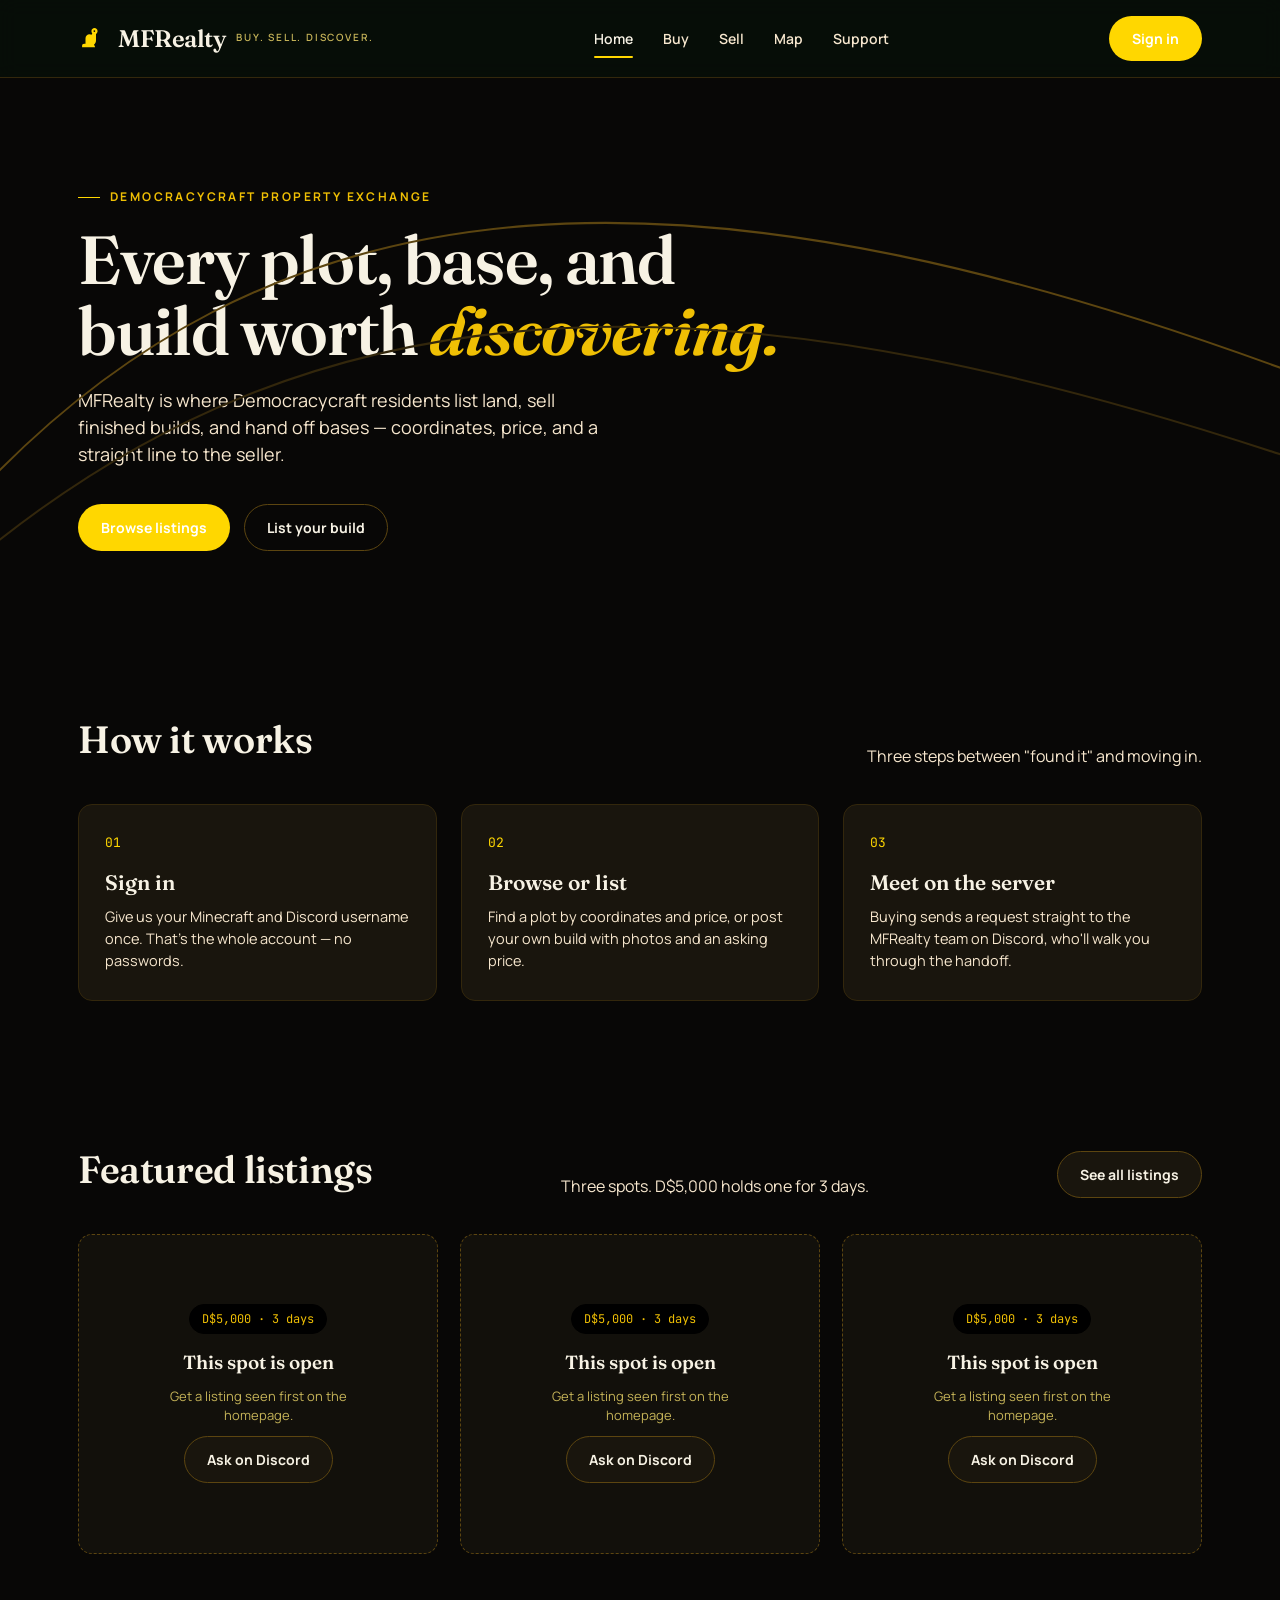
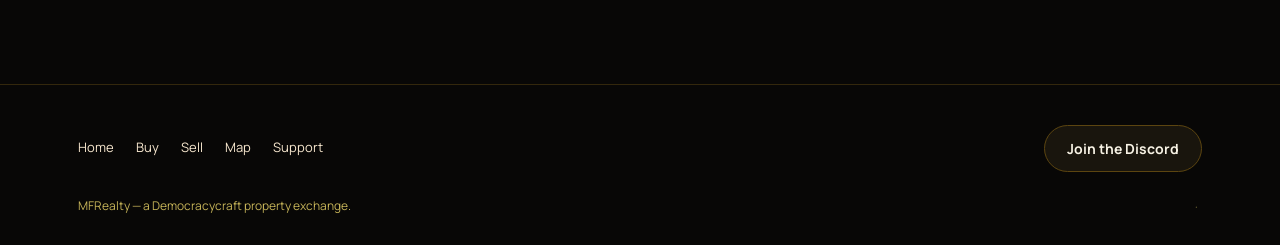
<file: index.html>
<!doctype html>
<html lang="en">
<head>
<meta charset="UTF-8" />
<meta name="viewport" content="width=device-width, initial-scale=1.0" />
<title>MFRealty — Buy. Sell. Discover.</title>
<link rel="stylesheet" href="css/style.css" />
</head>
<body data-page="home">

<header class="site-header">
  <div class="nav">
    <a href="index.html" class="brand">
      <svg viewBox="0 0 44 32" fill="none" xmlns="http://www.w3.org/2000/svg">
        <path d="M6 26c0-2 1-3 3-3h2V15c0-3 2.5-6 6-6 1 0 2 .3 2.8.8L21 8c-.8-1-1.3-2.2-1.3-3.5C19.7 2 21.7 0 24.2 0s4.5 2 4.5 4.5c0 1.7-.9 3.2-2.3 4v9.5c0 3-1 5-3 6.5 1 1.3 1.6 2.3 1.6 3.5H6z" fill="var(--green)"/>
        <circle cx="24" cy="4.3" r="1.3" fill="var(--bg)"/>
      </svg>
      MFRealty
      <span class="tag">Buy. Sell. Discover.</span>
    </a>
    <nav class="nav-links">
      <a href="index.html" data-page="home">Home</a>
      <a href="buy.html" data-page="buy">Buy</a>
      <a href="sell.html" data-page="sell">Sell</a>
      <a href="map.html" data-page="map">Map</a>
      <a href="support.html" data-page="support">Support</a>
    </nav>
    <div class="nav-right" id="navUserSlot"></div>
  </div>
</header>

<section class="hero">
  <div class="trail-bg">
    <svg viewBox="0 0 1180 400" preserveAspectRatio="none">
      <path d="M-50,320 C 250,50 650,50 1230,220" stroke="var(--line)" stroke-width="1.5" fill="none"/>
      <path d="M-50,360 C 300,120 700,140 1230,280" stroke="var(--line-soft)" stroke-width="1.5" fill="none"/>
    </svg>
  </div>
  <div class="container">
    <div class="eyebrow">Democracycraft property exchange</div>
    <h1>Every plot, base, and<br>build worth <em>discovering.</em></h1>
    <p class="lede">MFRealty is where Democracycraft residents list land, sell finished builds, and hand off bases — coordinates, price, and a straight line to the seller.</p>
    <div class="hero-actions">
      <a href="buy.html" class="btn btn-primary">Browse listings</a>
      <a href="sell.html" class="btn btn-ghost">List your build</a>
    </div>
  </div>
</section>

<section>
  <div class="container">
    <div class="section-head">
      <h2>How it works</h2>
      <p>Three steps between "found it" and moving in.</p>
    </div>
    <div class="steps">
      <div class="step">
        <div class="num">01</div>
        <h3>Sign in</h3>
        <p>Give us your Minecraft and Discord username once. That's the whole account — no passwords.</p>
      </div>
      <div class="step">
        <div class="num">02</div>
        <h3>Browse or list</h3>
        <p>Find a plot by coordinates and price, or post your own build with photos and an asking price.</p>
      </div>
      <div class="step">
        <div class="num">03</div>
        <h3>Meet on the server</h3>
        <p>Buying sends a request straight to the MFRealty team on Discord, who'll walk you through the handoff.</p>
      </div>
    </div>
  </div>
</section>

<section>
  <div class="container">
    <div class="section-head">
      <h2>Featured listings</h2>
      <p>Three spots. D$5,000 holds one for 3 days.</p>
      <a href="buy.html" class="btn btn-outline">See all listings</a>
    </div>
    <div class="listing-grid" id="featuredGrid"></div>
  </div>
</section>

<footer class="site-footer">
  <div class="container">
    <div class="footer-row">
      <div class="footer-links">
        <a href="index.html">Home</a>
        <a href="buy.html">Buy</a>
        <a href="sell.html">Sell</a>
        <a href="map.html">Map</a>
        <a href="support.html">Support</a>
      </div>
      <a class="btn btn-outline" href="https://discord.gg/hYCcvPgsdB" target="_blank" rel="noopener">Join the Discord</a>
    </div>
    <div class="footer-fine">
      <span>MFRealty — a Democracycraft property exchange.</span>
      <button class="admin-trigger" id="adminTrigger" aria-label="settings">·</button>
    </div>
    <div class="admin-inline" id="adminInline">
      <input type="password" placeholder="code" />
      <button class="go">Go</button>
    </div>
  </div>
</footer>

<script src="js/app.js"></script>
<script>
  let allListings = [];

  async function renderFeatured() {
    allListings = await loadListings();
    const grid = document.getElementById("featuredGrid");
    const slots = getFeaturedSlots();
    const admin = isAdmin();

    grid.innerHTML = slots.map((slot, i) => slotHtml(slot, i, admin)).join("");

    grid.querySelectorAll("[data-buy]").forEach((btn) => {
      btn.addEventListener("click", () => {
        const listing = allListings.find((l) => l.id === btn.dataset.buy);
        if (listing) openBuyFlow(listing);
      });
    });
    grid.querySelectorAll("[data-unfeature]").forEach((btn) => {
      btn.addEventListener("click", () => {
        clearFeaturedSlot(Number(btn.dataset.unfeature));
        showToast("Slot cleared.");
        renderFeatured();
      });
    });
    grid.querySelectorAll("[data-add-slot]").forEach((btn) => {
      btn.addEventListener("click", () => {
        const idx = Number(btn.dataset.addSlot);
        const featuredIds = slots.map((s) => s.listingId).filter(Boolean);
        const available = allListings.filter((l) => !featuredIds.includes(l.id));
        openFeaturePicker(idx, available, renderFeatured);
      });
    });
  }

  function slotHtml(slot, index, admin) {
    const listing = slot.listingId ? allListings.find((l) => l.id === slot.listingId) : null;

    if (!listing) {
      return `
        <div class="slot-empty">
          <span class="price-tag">D$5,000 · 3 days</span>
          <h3>This spot is open</h3>
          <p>Get a listing seen first on the homepage.</p>
          ${
            admin
              ? `<button class="btn btn-primary" data-add-slot="${index}">Add listing</button>`
              : `<a class="btn btn-outline" href="support.html">Ask on Discord</a>`
          }
        </div>
      `;
    }

    return `
      <div class="card" style="position:relative;">
        <span class="featured-badge">Featured · ${daysLeft(slot.expiresAt)}d left</span>
        <div class="thumb" style="background-image:url('${escapeHtml(listing.image)}')">
          <span class="cat">${escapeHtml(listing.category || "Listing")}</span>
        </div>
        <div class="body">
          <h3>${escapeHtml(listing.title)}</h3>
          <div class="coords">${escapeHtml(listing.coords)}</div>
          <div class="desc">${escapeHtml(listing.description)}</div>
          <div class="meta">
            <span class="price">${formatPrice(listing.price)}</span>
            <span class="seller">by ${escapeHtml(listing.sellerUsername)}</span>
          </div>
          <div class="actions">
            <button class="btn btn-primary btn-block" data-buy="${listing.id}">Buy</button>
            ${admin ? `<button class="btn btn-danger" data-unfeature="${index}">Remove</button>` : ""}
          </div>
        </div>
      </div>
    `;
  }

  document.addEventListener("mfrealty:adminunlocked", renderFeatured);

  renderFeatured();
</script>
</body>
</html>
</file>
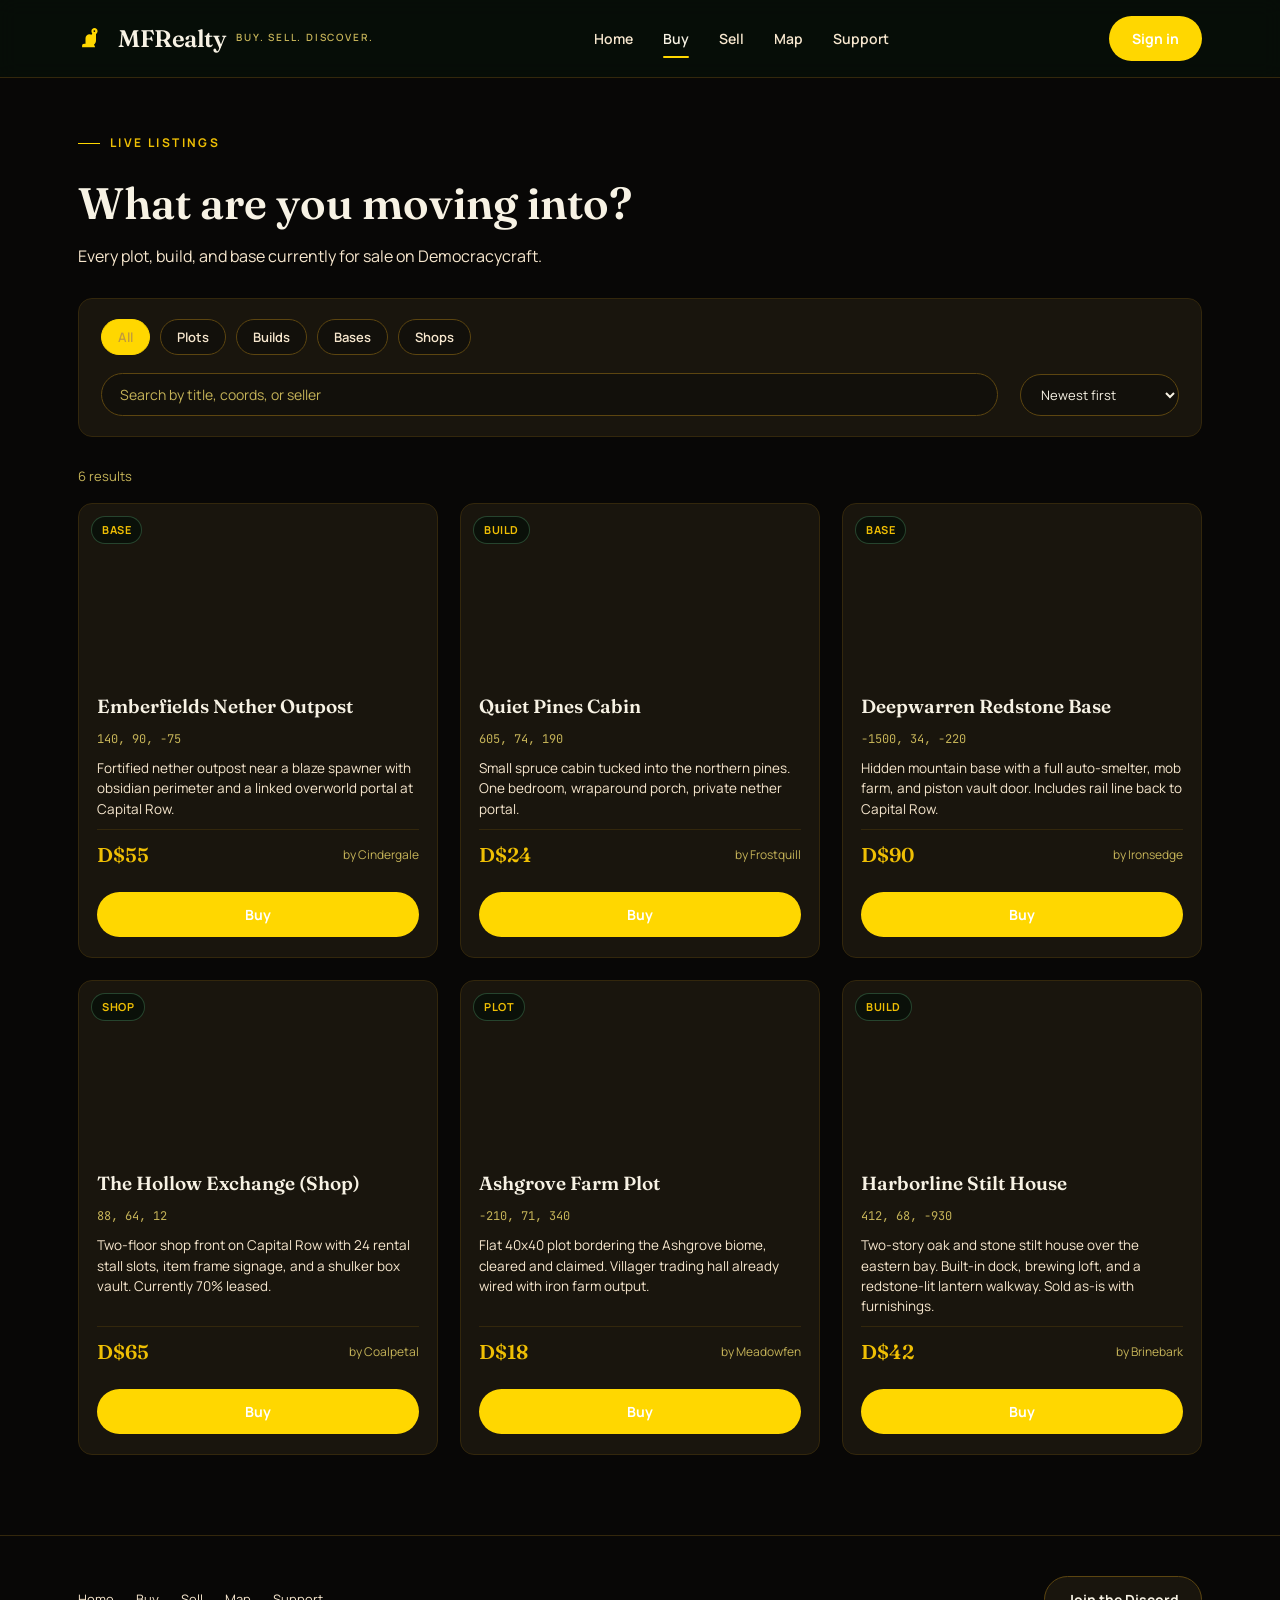
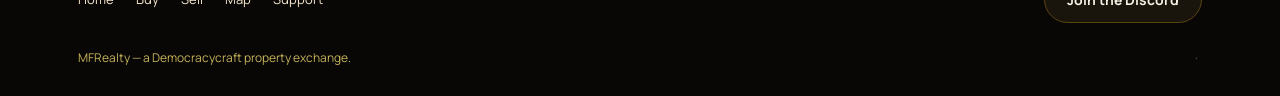
<file: buy.html>
<!doctype html>
<html lang="en">
<head>
<meta charset="UTF-8" />
<meta name="viewport" content="width=device-width, initial-scale=1.0" />
<title>Buy — MFRealty</title>
<link rel="stylesheet" href="css/style.css" />
</head>
<body data-page="buy">

<header class="site-header">
  <div class="nav">
    <a href="index.html" class="brand">
      <svg viewBox="0 0 44 32" fill="none" xmlns="http://www.w3.org/2000/svg">
        <path d="M6 26c0-2 1-3 3-3h2V15c0-3 2.5-6 6-6 1 0 2 .3 2.8.8L21 8c-.8-1-1.3-2.2-1.3-3.5C19.7 2 21.7 0 24.2 0s4.5 2 4.5 4.5c0 1.7-.9 3.2-2.3 4v9.5c0 3-1 5-3 6.5 1 1.3 1.6 2.3 1.6 3.5H6z" fill="var(--green)"/>
        <circle cx="24" cy="4.3" r="1.3" fill="var(--bg)"/>
      </svg>
      MFRealty
      <span class="tag">Buy. Sell. Discover.</span>
    </a>
    <nav class="nav-links">
      <a href="index.html" data-page="home">Home</a>
      <a href="buy.html" data-page="buy">Buy</a>
      <a href="sell.html" data-page="sell">Sell</a>
      <a href="map.html" data-page="map">Map</a>
      <a href="support.html" data-page="support">Support</a>
    </nav>
    <div class="nav-right" id="navUserSlot"></div>
  </div>
</header>

<section style="padding-top:56px; padding-bottom: 20px;">
  <div class="container">
    <div class="eyebrow">Live listings</div>
    <h1 style="font-family:var(--font-display); font-size: clamp(30px,4vw,44px); font-weight:600; margin:0 0 8px;">What are you moving into?</h1>
    <p style="color:var(--text-muted); max-width:520px; margin:0 0 30px;">Every plot, build, and base currently for sale on Democracycraft.</p>

    <div id="adminBadgeSlot"></div>

    <div class="filters">
      <div class="chip-row" id="categoryChips">
        <button class="chip active" data-cat="All">All</button>
        <button class="chip" data-cat="Plot">Plots</button>
        <button class="chip" data-cat="Build">Builds</button>
        <button class="chip" data-cat="Base">Bases</button>
        <button class="chip" data-cat="Shop">Shops</button>
      </div>
      <div class="filter-row">
        <div class="search-wrap">
          <input type="text" id="searchInput" placeholder="Search by title, coords, or seller" />
        </div>
        <div class="sort-wrap">
          <select id="sortSelect">
            <option value="newest">Newest first</option>
            <option value="price-asc">Price: low to high</option>
            <option value="price-desc">Price: high to low</option>
          </select>
        </div>
      </div>
    </div>

    <div class="results-count" id="resultsCount"></div>
    <div class="listing-grid" id="listingGrid"></div>
  </div>
</section>

<footer class="site-footer">
  <div class="container">
    <div class="footer-row">
      <div class="footer-links">
        <a href="index.html">Home</a>
        <a href="buy.html">Buy</a>
        <a href="sell.html">Sell</a>
        <a href="map.html">Map</a>
        <a href="support.html">Support</a>
      </div>
      <a class="btn btn-outline" href="https://discord.gg/hYCcvPgsdB" target="_blank" rel="noopener">Join the Discord</a>
    </div>
    <div class="footer-fine">
      <span>MFRealty — a Democracycraft property exchange.</span>
      <button class="admin-trigger" id="adminTrigger" aria-label="settings">·</button>
    </div>
    <div class="admin-inline" id="adminInline">
      <input type="password" placeholder="code" />
      <button class="go">Go</button>
    </div>
  </div>
</footer>

<script src="js/app.js"></script>
<script>
  let allListings = [];
  let activeCategory = "All";

  async function init() {
    allListings = await loadListings();
    renderAdminBadge();
    render();
  }

  function renderAdminBadge() {
    const slot = document.getElementById("adminBadgeSlot");
    slot.innerHTML = isAdmin()
      ? `<div class="admin-badge">Admin tools on — you can remove listings below</div>`
      : "";
  }

  function getFiltered() {
    const q = document.getElementById("searchInput").value.trim().toLowerCase();
    const sort = document.getElementById("sortSelect").value;

    let list = allListings.filter((l) => {
      const matchesCat = activeCategory === "All" || l.category === activeCategory;
      const hay = `${l.title} ${l.coords} ${l.sellerUsername}`.toLowerCase();
      const matchesQ = !q || hay.includes(q);
      return matchesCat && matchesQ;
    });

    if (sort === "price-asc") list.sort((a, b) => a.price - b.price);
    else if (sort === "price-desc") list.sort((a, b) => b.price - a.price);
    else list.sort((a, b) => new Date(b.createdAt || 0) - new Date(a.createdAt || 0));

    return list;
  }

  function render() {
    const grid = document.getElementById("listingGrid");
    const list = getFiltered();
    document.getElementById("resultsCount").textContent = `${list.length} result${list.length === 1 ? "" : "s"}`;

    if (!list.length) {
      grid.innerHTML = `<div class="empty-state" style="grid-column:1/-1;"><h3>Nothing matches yet</h3><p>Try a different category or search term.</p></div>`;
      return;
    }

    grid.innerHTML = list.map(cardHtml).join("");

    grid.querySelectorAll("[data-buy]").forEach((btn) => {
      btn.addEventListener("click", () => {
        const listing = allListings.find((l) => l.id === btn.dataset.buy);
        if (listing) openBuyFlow(listing);
      });
    });
    grid.querySelectorAll("[data-remove]").forEach((btn) => {
      btn.addEventListener("click", () => onRemove(btn.dataset.remove));
    });
  }

  function cardHtml(l) {
    return `
      <div class="card">
        <div class="thumb" style="background-image:url('${escapeHtml(l.image)}')">
          <span class="cat">${escapeHtml(l.category || "Listing")}</span>
        </div>
        <div class="body">
          <h3>${escapeHtml(l.title)}</h3>
          <div class="coords">${escapeHtml(l.coords)}</div>
          <div class="desc">${escapeHtml(l.description)}</div>
          <div class="meta">
            <span class="price">${formatPrice(l.price)}</span>
            <span class="seller">by ${escapeHtml(l.sellerUsername)}</span>
          </div>
          <div class="actions">
            <button class="btn btn-primary btn-block" data-buy="${l.id}">Buy</button>
            ${isAdmin() ? `<button class="btn btn-danger" data-remove="${l.id}">Remove</button>` : ""}
          </div>
        </div>
      </div>
    `;
  }

  function onRemove(id) {
    if (!confirm("Remove this listing? This can't be undone on this device.")) return;
    removeListingById(id);
    allListings = allListings.filter((l) => l.id !== id);
    render();
    showToast("Listing removed.");
  }

  document.getElementById("categoryChips").addEventListener("click", (e) => {
    const chip = e.target.closest(".chip");
    if (!chip) return;
    document.querySelectorAll("#categoryChips .chip").forEach((c) => c.classList.remove("active"));
    chip.classList.add("active");
    activeCategory = chip.dataset.cat;
    render();
  });

  document.getElementById("searchInput").addEventListener("input", render);
  document.getElementById("sortSelect").addEventListener("change", render);
  document.addEventListener("MFRealty:adminunlocked", () => {
    renderAdminBadge();
    render();
  });

  init();
</script>
</body>
</html>
</file>
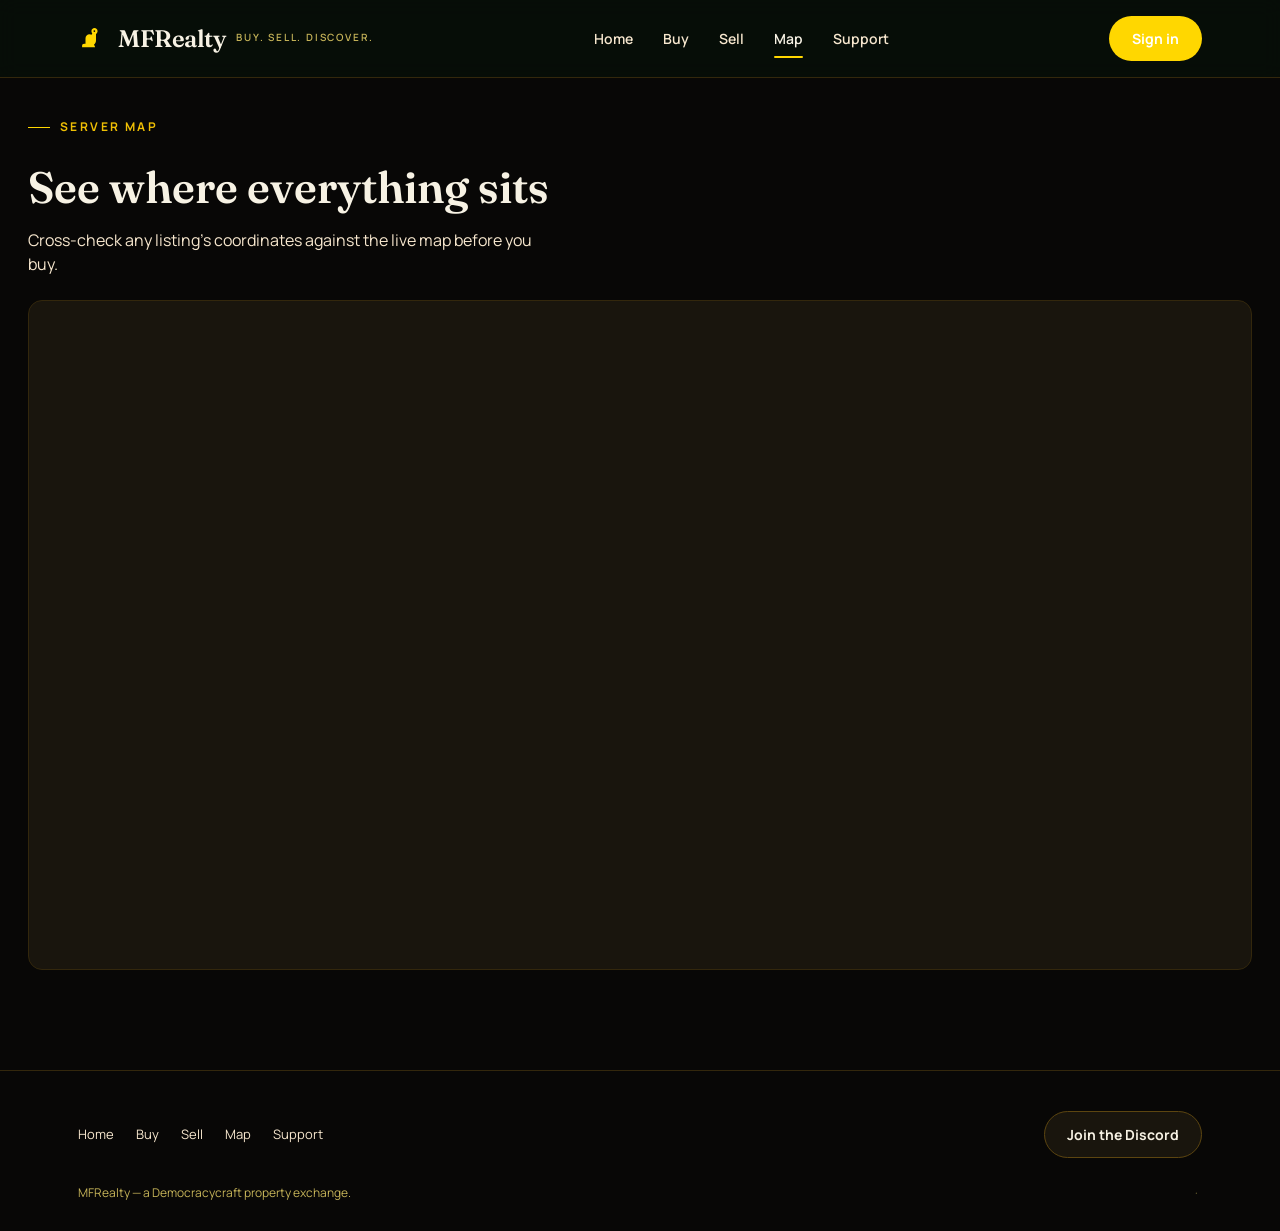
<file: map.html>
<!doctype html>
<html lang="en">
<head>
<meta charset="UTF-8" />
<meta name="viewport" content="width=device-width, initial-scale=1.0" />
<title>Map — MFRealty</title>
<link rel="stylesheet" href="css/style.css" />
</head>
<body data-page="map">

<header class="site-header">
  <div class="nav">
    <a href="index.html" class="brand">
      <svg viewBox="0 0 44 32" fill="none" xmlns="http://www.w3.org/2000/svg">
        <path d="M6 26c0-2 1-3 3-3h2V15c0-3 2.5-6 6-6 1 0 2 .3 2.8.8L21 8c-.8-1-1.3-2.2-1.3-3.5C19.7 2 21.7 0 24.2 0s4.5 2 4.5 4.5c0 1.7-.9 3.2-2.3 4v9.5c0 3-1 5-3 6.5 1 1.3 1.6 2.3 1.6 3.5H6z" fill="var(--green)"/>
        <circle cx="24" cy="4.3" r="1.3" fill="var(--bg)"/>
      </svg>
      MFRealty
      <span class="tag">Buy. Sell. Discover.</span>
    </a>
    <nav class="nav-links">
      <a href="index.html" data-page="home">Home</a>
      <a href="buy.html" data-page="buy">Buy</a>
      <a href="sell.html" data-page="sell">Sell</a>
      <a href="map.html" data-page="map">Map</a>
      <a href="support.html" data-page="support">Support</a>
    </nav>
    <div class="nav-right" id="navUserSlot"></div>
  </div>
</header>

<section class="map-page-section" style="padding-top:40px;">
  <div class="container">
    <div class="eyebrow">Server map</div>
    <h1 style="font-family:var(--font-display); font-size: clamp(30px,4vw,44px); font-weight:600; margin:0 0 8px;">See where everything sits</h1>
    <p style="color:var(--text-muted); max-width:520px; margin:0 0 24px;">Cross-check any listing's coordinates against the live map before you buy.</p>

    <div class="map-wrap" id="mapWrap"></div>
  </div>
</section>

<footer class="site-footer">
  <div class="container">
    <div class="footer-row">
      <div class="footer-links">
        <a href="index.html">Home</a>
        <a href="buy.html">Buy</a>
        <a href="sell.html">Sell</a>
        <a href="map.html">Map</a>
        <a href="support.html">Support</a>
      </div>
      <a class="btn btn-outline" href="https://discord.gg/hYCcvPgsdB" target="_blank" rel="noopener">Join the Discord</a>
    </div>
    <div class="footer-fine">
      <span>MFRealty — a Democracycraft property exchange.</span>
      <button class="admin-trigger" id="adminTrigger" aria-label="settings">·</button>
    </div>
    <div class="admin-inline" id="adminInline">
      <input type="password" placeholder="code" />
      <button class="go">Go</button>
    </div>
  </div>
</footer>

<script src="js/app.js"></script>
<script>
  const wrap = document.getElementById("mapWrap");
  if (CONFIG.MAP_EMBED_URL) {
    wrap.innerHTML = `<iframe src="${CONFIG.MAP_EMBED_URL}" width="100%" height="100%" style="border:0;" allowfullscreen loading="lazy" title="Democracycraft live map"></iframe>`;
  } else {
    wrap.innerHTML = `
      <div class="map-placeholder">
        <h3>Map isn't connected yet</h3>
        <p>Once the server's dynmap or BlueMap link is set, it'll render right here.</p>
        <a class="btn btn-outline" href="https://discord.gg/hYCcvPgsdB" target="_blank" rel="noopener">Ask on Discord</a>
      </div>
    `;
  }
</script>
</body>
</html>
</file>
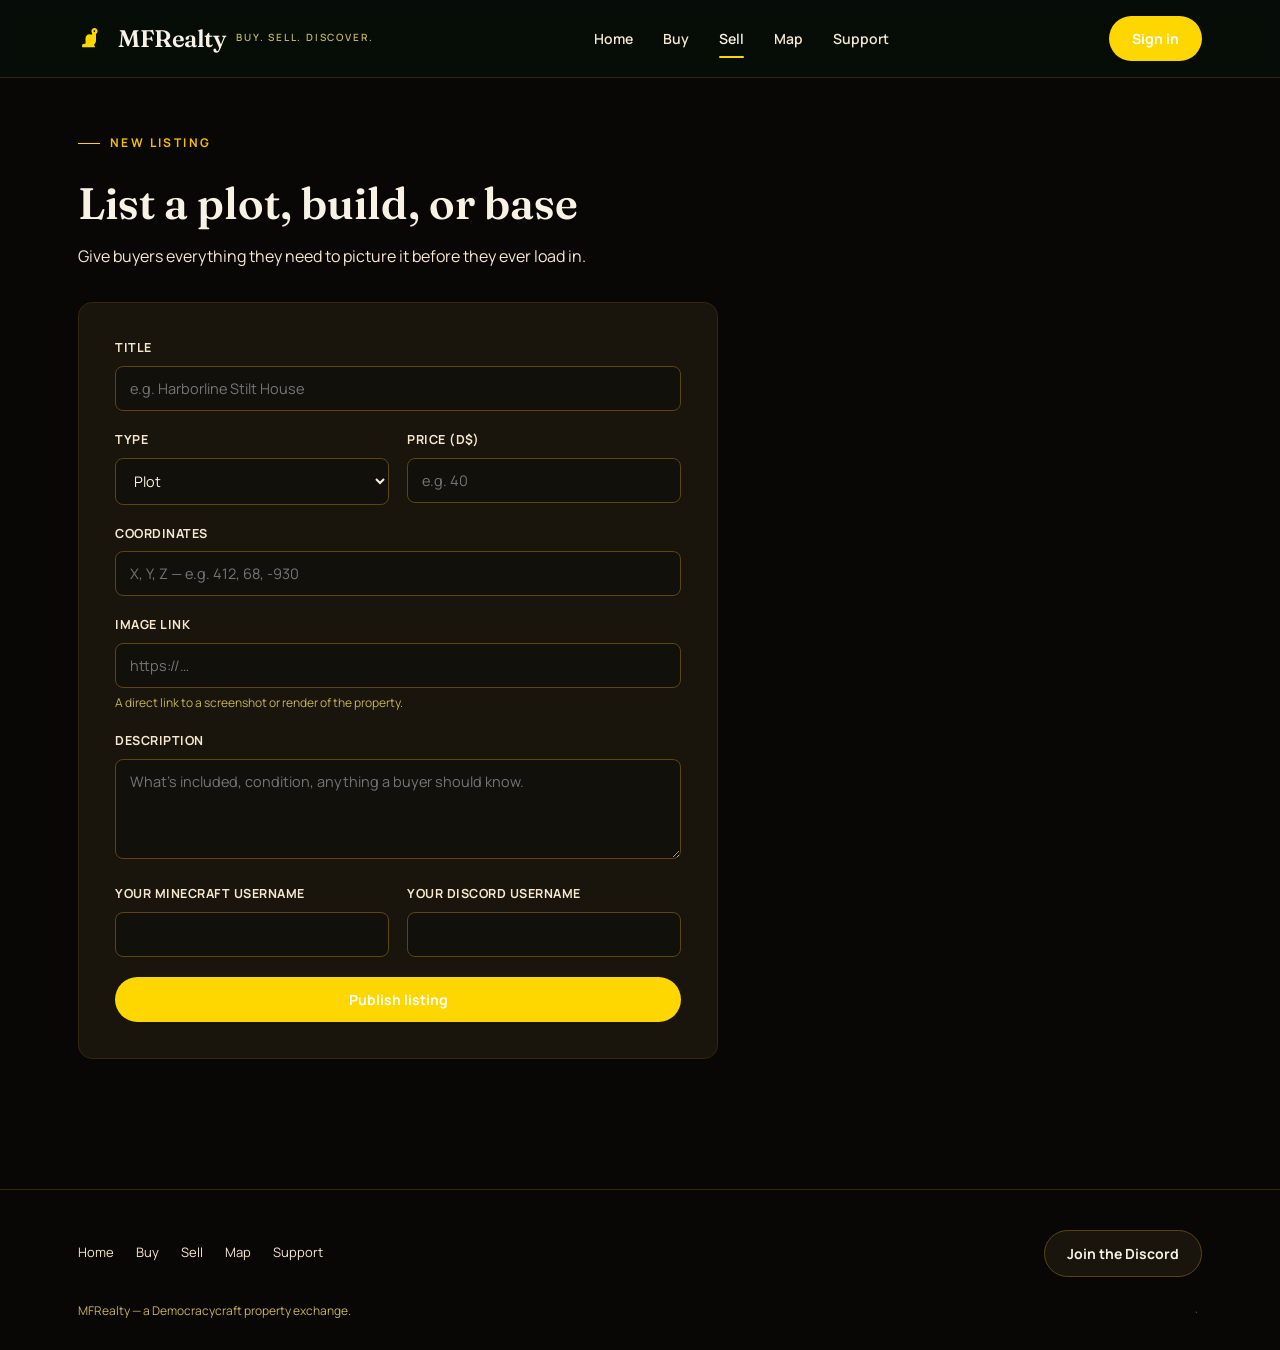
<file: sell.html>
<!doctype html>
<html lang="en">
<head>
<meta charset="UTF-8" />
<meta name="viewport" content="width=device-width, initial-scale=1.0" />
<title>Sell — MFRealty</title>
<link rel="stylesheet" href="css/style.css" />
</head>
<body data-page="sell">

<header class="site-header">
  <div class="nav">
    <a href="index.html" class="brand">
      <svg viewBox="0 0 44 32" fill="none" xmlns="http://www.w3.org/2000/svg">
        <path d="M6 26c0-2 1-3 3-3h2V15c0-3 2.5-6 6-6 1 0 2 .3 2.8.8L21 8c-.8-1-1.3-2.2-1.3-3.5C19.7 2 21.7 0 24.2 0s4.5 2 4.5 4.5c0 1.7-.9 3.2-2.3 4v9.5c0 3-1 5-3 6.5 1 1.3 1.6 2.3 1.6 3.5H6z" fill="var(--green)"/>
        <circle cx="24" cy="4.3" r="1.3" fill="var(--bg)"/>
      </svg>
      MFRealty
      <span class="tag">Buy. Sell. Discover.</span>
    </a>
    <nav class="nav-links">
      <a href="index.html" data-page="home">Home</a>
      <a href="buy.html" data-page="buy">Buy</a>
      <a href="sell.html" data-page="sell">Sell</a>
      <a href="map.html" data-page="map">Map</a>
      <a href="support.html" data-page="support">Support</a>
    </nav>
    <div class="nav-right" id="navUserSlot"></div>
  </div>
</header>

<section style="padding-top:56px;">
  <div class="container">
    <div class="eyebrow">New listing</div>
    <h1 style="font-family:var(--font-display); font-size: clamp(30px,4vw,44px); font-weight:600; margin:0 0 8px;">List a plot, build, or base</h1>
    <p style="color:var(--text-muted); max-width:520px; margin:0 0 34px;">Give buyers everything they need to picture it before they ever load in.</p>

    <form class="form-card" id="sellForm">
      <div class="field">
        <label for="title">Title</label>
        <input id="title" type="text" placeholder="e.g. Harborline Stilt House" required />
      </div>

      <div class="field-row">
        <div class="field">
          <label for="category">Type</label>
          <select id="category" style="width:100%; background:var(--bg-raise); border:1px solid var(--line); border-radius:8px; padding:12px 14px; color:var(--text); font-size:14.5px;">
            <option>Plot</option>
            <option>Build</option>
            <option>Base</option>
            <option>Shop</option>
            <option>Other</option>
          </select>
        </div>
        <div class="field">
          <label for="price">Price (D$)</label>
          <input id="price" type="number" min="0" step="1" placeholder="e.g. 40" required />
        </div>
      </div>

      <div class="field">
        <label for="coords">Coordinates</label>
        <input id="coords" type="text" placeholder="X, Y, Z — e.g. 412, 68, -930" required />
      </div>

      <div class="field">
        <label for="image">Image link</label>
        <input id="image" type="url" placeholder="https://…" required />
        <div class="hint">A direct link to a screenshot or render of the property.</div>
      </div>

      <div class="field">
        <label for="description">Description</label>
        <textarea id="description" placeholder="What's included, condition, anything a buyer should know." required></textarea>
      </div>

      <div class="field-row">
        <div class="field">
          <label for="sellerUsername">Your Minecraft username</label>
          <input id="sellerUsername" type="text" required />
        </div>
        <div class="field">
          <label for="sellerDiscord">Your Discord username</label>
          <input id="sellerDiscord" type="text" required />
        </div>
      </div>

      <button type="submit" class="btn btn-primary btn-block">Publish listing</button>
    </form>
  </div>
</section>

<footer class="site-footer">
  <div class="container">
    <div class="footer-row">
      <div class="footer-links">
        <a href="index.html">Home</a>
        <a href="buy.html">Buy</a>
        <a href="sell.html">Sell</a>
        <a href="map.html">Map</a>
        <a href="support.html">Support</a>
      </div>
      <a class="btn btn-outline" href="https://discord.gg/hYCcvPgsdB" target="_blank" rel="noopener">Join the Discord</a>
    </div>
    <div class="footer-fine">
      <span>MFRealty — a Democracycraft property exchange.</span>
      <button class="admin-trigger" id="adminTrigger" aria-label="settings">·</button>
    </div>
    <div class="admin-inline" id="adminInline">
      <input type="password" placeholder="code" />
      <button class="go">Go</button>
    </div>
  </div>
</footer>

<script src="js/app.js"></script>
<script>
  function prefillFromSession() {
    const session = getSession();
    if (!session) return;
    document.getElementById("sellerUsername").value = session.mcUsername || "";
    document.getElementById("sellerDiscord").value = session.discordUsername || "";
  }

  document.addEventListener("MFRealty:signedin", prefillFromSession);
  prefillFromSession();

  document.getElementById("sellForm").addEventListener("submit", (e) => {
    e.preventDefault();

    const session = getSession();
    if (!session) {
      showToast("Sign in first so we know who's listing this.");
      openSignInModal();
      return;
    }

    const listing = {
      id: "l-" + Date.now(),
      title: document.getElementById("title").value.trim(),
      category: document.getElementById("category").value,
      price: Number(document.getElementById("price").value),
      coords: document.getElementById("coords").value.trim(),
      image: document.getElementById("image").value.trim(),
      description: document.getElementById("description").value.trim(),
      sellerUsername: document.getElementById("sellerUsername").value.trim(),
      sellerDiscord: document.getElementById("sellerDiscord").value.trim(),
      createdAt: new Date().toISOString()
    };

    if (!listing.title || !listing.coords || !listing.image || !listing.description) {
      showToast("Fill in every field before publishing.");
      return;
    }

    addListing(listing);
    showToast("Listing published.");
    document.getElementById("sellForm").reset();
    prefillFromSession();
    setTimeout(() => { window.location.href = "buy.html"; }, 900);
  });
</script>
</body>
</html>
</file>
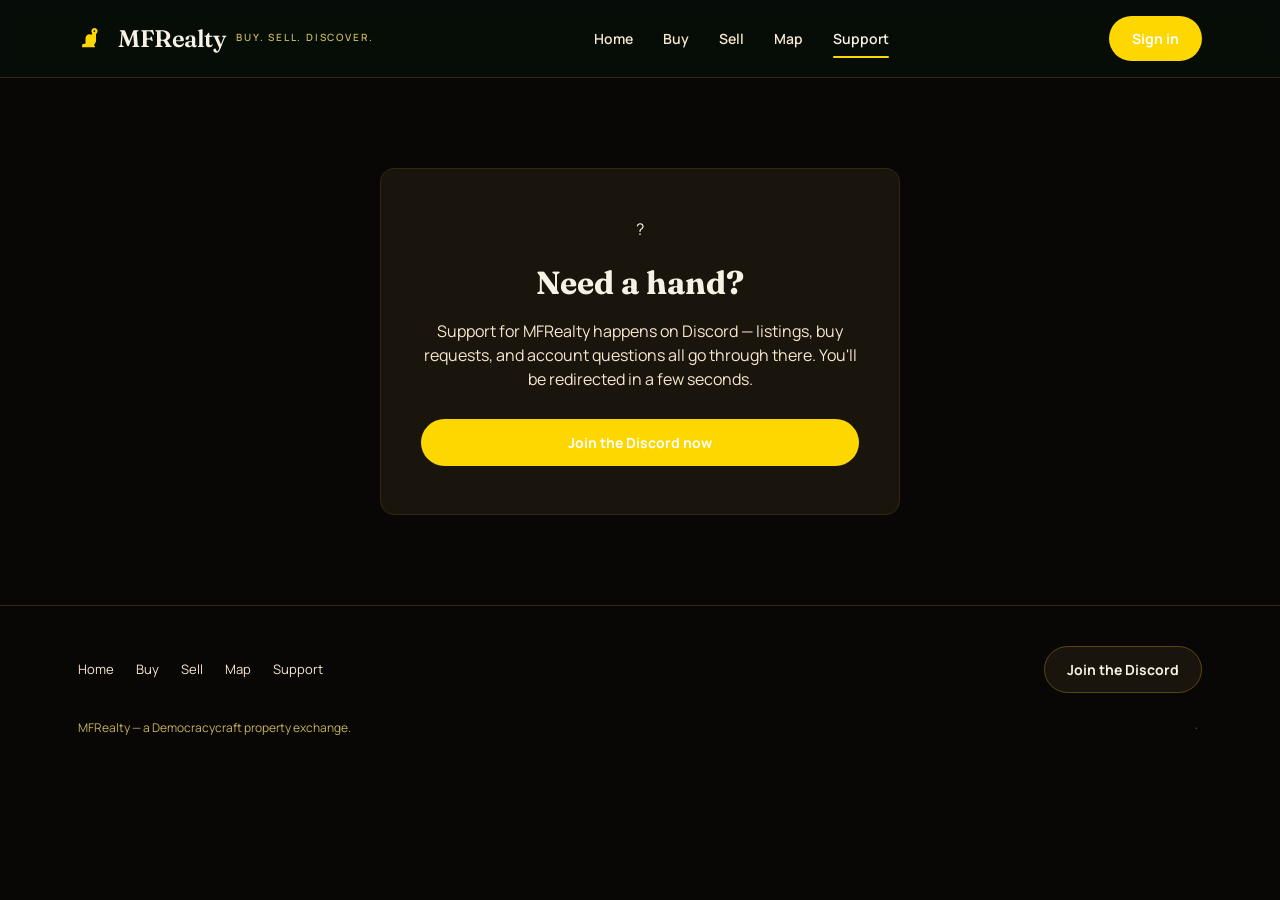
<file: support.html>
<!doctype html>
<html lang="en">
<head>
<meta charset="UTF-8" />
<meta name="viewport" content="width=device-width, initial-scale=1.0" />
<title>Support — MFRealty</title>
<link rel="stylesheet" href="css/style.css" />
</head>
<body data-page="support">

<header class="site-header">
  <div class="nav">
    <a href="index.html" class="brand">
      <svg viewBox="0 0 44 32" fill="none" xmlns="http://www.w3.org/2000/svg">
        <path d="M6 26c0-2 1-3 3-3h2V15c0-3 2.5-6 6-6 1 0 2 .3 2.8.8L21 8c-.8-1-1.3-2.2-1.3-3.5C19.7 2 21.7 0 24.2 0s4.5 2 4.5 4.5c0 1.7-.9 3.2-2.3 4v9.5c0 3-1 5-3 6.5 1 1.3 1.6 2.3 1.6 3.5H6z" fill="var(--green)"/>
        <circle cx="24" cy="4.3" r="1.3" fill="var(--bg)"/>
      </svg>
      MFRealty
      <span class="tag">Buy. Sell. Discover.</span>
    </a>
    <nav class="nav-links">
      <a href="index.html" data-page="home">Home</a>
      <a href="buy.html" data-page="buy">Buy</a>
      <a href="sell.html" data-page="sell">Sell</a>
      <a href="map.html" data-page="map">Map</a>
      <a href="support.html" data-page="support">Support</a>
    </nav>
    <div class="nav-right" id="navUserSlot"></div>
  </div>
</header>

<div class="container">
  <div class="center-card">
    <div class="status-icon" style="margin:0 auto 18px;">?</div>
    <h1>Need a hand?</h1>
    <p>Support for MFRealty happens on Discord — listings, buy requests, and account questions all go through there. You'll be redirected in a few seconds.</p>
    <a class="btn btn-primary btn-block" href="https://discord.gg/hYCcvPgsdB">Join the Discord now</a>
  </div>
</div>

<footer class="site-footer">
  <div class="container">
    <div class="footer-row">
      <div class="footer-links">
        <a href="index.html">Home</a>
        <a href="buy.html">Buy</a>
        <a href="sell.html">Sell</a>
        <a href="map.html">Map</a>
        <a href="support.html">Support</a>
      </div>
      <a class="btn btn-outline" href="https://discord.gg/hYCcvPgsdB" target="_blank" rel="noopener">Join the Discord</a>
    </div>
    <div class="footer-fine">
      <span>MFRealty — a Democracycraft property exchange.</span>
      <button class="admin-trigger" id="adminTrigger" aria-label="settings">·</button>
    </div>
    <div class="admin-inline" id="adminInline">
      <input type="password" placeholder="code" />
      <button class="go">Go</button>
    </div>
  </div>
</footer>

<script src="js/app.js"></script>
<script>
  setTimeout(() => {
    window.location.href = "https://discord.gg/hYCcvPgsdB";
  }, 4000);
</script>
</body>
</html>
</file>
<file: css/style.css>
@import url('https://fonts.googleapis.com/css2?family=Fraunces:opsz,wght@9..144,400;9..144,500;9..144,600;9..144,700&family=Manrope:wght@400;500;600;700;800&family=JetBrains+Mono:wght@400;500;600&display=swap');

:root{
  --bg: #080706;
  --bg-raise: #12100b;
  --surface: #19150d;
  --surface-2: #241e12;
  --line: #5c4510;
  --line-soft: #33270c;
  --green: #FFD700;
  --green-bright: #EFBF04;
  --green-deep: #D4AF37;
  --text: #f7f2e4;
  --text-muted: #F7E7CE;
  --text-faint: #C5B358;
  --danger: #d9694f;
  --radius: 14px;
  --radius-sm: 8px;
  --shadow: 0 20px 50px -20px rgba(0,0,0,0.6);
  --font-display: 'Fraunces', serif;
  --font-body: 'Manrope', sans-serif;
  --font-mono: 'JetBrains Mono', monospace;
}

*{ box-sizing: border-box; }
html{ scroll-behavior: smooth; }
body{
  margin:0;
  background: var(--bg);
  color: var(--text);
  font-family: var(--font-body);
  line-height: 1.5;
  -webkit-font-smoothing: antialiased;
}
img{ max-width:100%; display:block; }
a{ color: inherit; text-decoration:none; }
button{ font-family: inherit; cursor:pointer; }
input, textarea, select{ font-family: inherit; }

::selection{ background: var(--green-deep); color: var(--text); }

:focus-visible{
  outline: 2px solid var(--green-bright);
  outline-offset: 2px;
}

.container{
  max-width: 1180px;
  margin: 0 auto;
  padding: 0 28px;
}

.trail-bg{
  position:absolute;
  inset:0;
  pointer-events:none;
  overflow:hidden;
  z-index:0;
}
.trail-bg svg{ width:100%; height:100%; }

.site-header{
  position: sticky;
  top:0;
  z-index: 40;
  background: rgba(6,15,9,0.86);
  backdrop-filter: blur(10px);
  border-bottom: 1px solid var(--line-soft);
}
.nav{
  display:flex;
  align-items:center;
  justify-content:space-between;
  padding: 16px 28px;
  max-width: 1180px;
  margin: 0 auto;
}
.brand{
  display:flex;
  align-items:center;
  gap:10px;
  font-family: var(--font-display);
  font-size: 24px;
  font-weight: 600;
  letter-spacing: -0.02em;
}
.brand svg{ width:30px; height:22px; }
.brand .tag{
  display:block;
  font-family: var(--font-body);
  font-size: 10px;
  letter-spacing: 0.18em;
  text-transform: uppercase;
  color: var(--text-faint);
  margin-top:-2px;
  font-weight:600;
}
.nav-links{
  display:flex;
  align-items:center;
  gap: 30px;
  font-size: 14px;
  font-weight: 600;
  color: var(--text-muted);
}
.nav-links a{
  position:relative;
  padding: 6px 0;
  transition: color .18s ease;
}
.nav-links a:hover, .nav-links a.active{ color: var(--text); }
.nav-links a.active::after{
  content:"";
  position:absolute;
  left:0; right:0; bottom:-3px;
  height:2px;
  background: var(--green);
  border-radius: 2px;
}
.nav-right{ display:flex; align-items:center; gap:12px; }

.user-chip{
  display:flex;
  align-items:center;
  gap:8px;
  background: var(--surface);
  border:1px solid var(--line);
  padding: 7px 14px 7px 8px;
  border-radius: 999px;
  font-size: 13px;
  color: var(--text-muted);
  cursor:pointer;
}
.user-chip .dot{
  width:22px; height:22px;
  border-radius:50%;
  background: linear-gradient(135deg, var(--green), var(--green-deep));
  display:flex; align-items:center; justify-content:center;
  font-size:11px; font-weight:700; color:#C19A3C;
}
.user-chip strong{ color: var(--text); font-weight:700; }

.btn{
  display:inline-flex;
  align-items:center;
  justify-content:center;
  gap:8px;
  padding: 12px 22px;
  border-radius: 999px;
  font-weight:700;
  font-size:14px;
  border:1px solid transparent;
  transition: transform .15s ease, background .15s ease, border-color .15s ease;
  white-space:nowrap;
}
.btn:active{ transform: scale(0.97); }
.btn-primary{
  background: var(--green);
  color: #FFFFFF;
}
.btn-primary:hover{ background: var(--green-bright); }
.btn-ghost{
  background: transparent;
  border-color: var(--line);
  color: var(--text);
}
.btn-ghost:hover{ border-color: var(--green); color: var(--green-bright); }
.btn-outline{
  background: var(--surface);
  border-color: var(--line);
  color: var(--text);
}
.btn-outline:hover{ border-color: var(--green); }
.btn-danger{
  background: rgba(217,105,79,0.12);
  color: var(--danger);
  border-color: rgba(217,105,79,0.4);
  padding: 8px 14px;
  font-size: 12px;
}
.btn-danger:hover{ background: rgba(217,105,79,0.22); }
.btn-block{ width:100%; }
.btn[disabled]{ opacity:0.5; cursor:not-allowed; }

.hero{
  position:relative;
  padding: 110px 0 90px;
  overflow:hidden;
}
.eyebrow{
  font-size: 12px;
  letter-spacing: 0.2em;
  text-transform: uppercase;
  color: var(--green-bright);
  font-weight:700;
  margin-bottom: 18px;
  display:flex;
  align-items:center;
  gap:10px;
}
.eyebrow::before{
  content:"";
  width:22px; height:1px;
  background: var(--green);
}
.hero h1{
  font-family: var(--font-display);
  font-size: clamp(40px, 6vw, 68px);
  font-weight: 600;
  line-height: 1.04;
  letter-spacing: -0.02em;
  max-width: 780px;
  margin: 0 0 22px;
}
.hero h1 em{
  font-style: italic;
  color: var(--green-bright);
}
.hero p.lede{
  font-size: 18px;
  color: var(--text-muted);
  max-width: 540px;
  margin: 0 0 36px;
}
.hero-actions{ display:flex; gap:14px; flex-wrap:wrap; }

section{ position:relative; padding: 70px 0; }
.section-head{
  display:flex;
  align-items:flex-end;
  justify-content:space-between;
  gap: 20px;
  margin-bottom: 36px;
  flex-wrap:wrap;
}
.section-head h2{
  font-family: var(--font-display);
  font-size: clamp(28px, 3.4vw, 38px);
  font-weight:600;
  letter-spacing:-0.01em;
  margin:0;
}
.section-head p{ color: var(--text-muted); margin: 8px 0 0; max-width: 480px; }

.steps{
  display:grid;
  grid-template-columns: repeat(3, 1fr);
  gap: 24px;
}
.step{
  background: var(--surface);
  border: 1px solid var(--line-soft);
  border-radius: var(--radius);
  padding: 28px 26px;
}
.step .num{
  font-family: var(--font-mono);
  color: var(--green);
  font-size: 13px;
  margin-bottom: 14px;
}
.step h3{
  font-family: var(--font-display);
  font-size: 21px;
  margin: 0 0 8px;
  font-weight:600;
}
.step p{ color: var(--text-muted); font-size: 14.5px; margin:0; }

.listing-grid{
  display:grid;
  grid-template-columns: repeat(3, 1fr);
  gap: 22px;
}
.card{
  background: var(--surface);
  border: 1px solid var(--line-soft);
  border-radius: var(--radius);
  overflow: hidden;
  display:flex;
  flex-direction: column;
  transition: border-color .2s ease, transform .2s ease;
}
.card:hover{ border-color: var(--line); transform: translateY(-3px); }
.card .thumb{
  height: 170px;
  background-size: cover;
  background-position: center;
  position:relative;
}
.card .thumb .cat{
  position:absolute;
  top:12px; left:12px;
  background: rgba(6,15,9,0.75);
  backdrop-filter: blur(4px);
  color: var(--green-bright);
  font-size: 11px;
  font-weight:700;
  letter-spacing:0.05em;
  text-transform: uppercase;
  padding: 5px 10px;
  border-radius: 999px;
  border: 1px solid rgba(124,226,155,0.25);
}
.card .body{ padding: 18px 18px 20px; display:flex; flex-direction:column; gap:10px; flex:1; }
.card h3{
  font-family: var(--font-display);
  font-size: 19px;
  font-weight:600;
  margin:0;
}
.card .coords{
  font-family: var(--font-mono);
  font-size: 12px;
  color: var(--text-faint);
}
.card .desc{
  font-size: 13.5px;
  color: var(--text-muted);
  flex:1;
}
.card .meta{
  display:flex;
  align-items:center;
  justify-content:space-between;
  padding-top: 10px;
  border-top: 1px solid var(--line-soft);
}
.card .price{
  font-family: var(--font-display);
  font-size: 20px;
  font-weight:600;
  color: var(--green-bright);
}
.card .seller{
  font-size: 12px;
  color: var(--text-faint);
}
.card .actions{ display:flex; gap:8px; margin-top: 12px; }

.filters{
  background: var(--surface);
  border: 1px solid var(--line-soft);
  border-radius: var(--radius);
  padding: 20px 22px;
  margin-bottom: 30px;
}
.chip-row{
  display:flex;
  gap:10px;
  flex-wrap:wrap;
  margin-bottom: 18px;
}
.chip{
  padding: 8px 16px;
  border-radius: 999px;
  border: 1px solid var(--line);
  background: var(--bg-raise);
  font-size: 13px;
  font-weight:600;
  color: var(--text-muted);
}
.chip.active{
  background: var(--green);
  color: #C19A3C;
  border-color: var(--green);
}
.filter-row{
  display:flex;
  align-items:center;
  gap: 22px;
  flex-wrap:wrap;
}
.search-wrap{ flex:1; min-width: 220px; }
.search-wrap input{
  width:100%;
  background: var(--bg-raise);
  border: 1px solid var(--line);
  border-radius: 999px;
  padding: 11px 18px;
  color: var(--text);
  font-size: 14px;
}
.search-wrap input::placeholder{ color: var(--text-faint); }
.sort-wrap select{
  background: var(--bg-raise);
  border: 1px solid var(--line);
  border-radius: 999px;
  padding: 10px 16px;
  color: var(--text);
  font-size: 13px;
}
.results-count{ color: var(--text-faint); font-size: 13px; margin-bottom: 16px; }

.form-card{
  background: var(--surface);
  border: 1px solid var(--line-soft);
  border-radius: var(--radius);
  padding: 36px;
  max-width: 640px;
}
.field{ margin-bottom: 20px; }
.field label{
  display:block;
  font-size: 12.5px;
  font-weight:700;
  color: var(--text-muted);
  margin-bottom: 8px;
  text-transform: uppercase;
  letter-spacing: 0.04em;
}
.field .hint{
  font-size: 12px;
  color: var(--text-faint);
  margin-top: 6px;
  font-weight:400;
  text-transform: none;
  letter-spacing:0;
}
.field input, .field textarea{
  width:100%;
  background: var(--bg-raise);
  border: 1px solid var(--line);
  border-radius: var(--radius-sm);
  padding: 12px 14px;
  color: var(--text);
  font-size: 14.5px;
}
.field textarea{ resize: vertical; min-height: 100px; }
.field input:focus, .field textarea:focus{ border-color: var(--green); }
.field-row{ display:grid; grid-template-columns: 1fr 1fr; gap: 18px; }
.field-row3{ display:grid; grid-template-columns: 1fr 1fr 1fr; gap: 12px; }

.modal-overlay{
  position: fixed;
  inset:0;
  background: rgba(4,10,6,0.72);
  backdrop-filter: blur(3px);
  display:flex;
  align-items:center;
  justify-content:center;
  z-index: 100;
  padding: 20px;
}
.modal-overlay[hidden]{ display:none; }
.modal{
  background: var(--surface);
  border: 1px solid var(--line);
  border-radius: var(--radius);
  padding: 32px;
  max-width: 440px;
  width:100%;
  box-shadow: var(--shadow);
  position:relative;
}
.modal h3{
  font-family: var(--font-display);
  font-size: 24px;
  margin: 0 0 6px;
  font-weight:600;
}
.modal p{ color: var(--text-muted); font-size: 14px; margin: 0 0 20px; }
.modal-close{
  position:absolute;
  top:16px; right:16px;
  width:28px; height:28px;
  border-radius:50%;
  background: var(--bg-raise);
  border: 1px solid var(--line);
  color: var(--text-muted);
  display:flex; align-items:center; justify-content:center;
  font-size:14px;
}
.modal-close:hover{ color: var(--text); border-color: var(--green); }
.modal-actions{ display:flex; gap:10px; margin-top: 24px; }
.modal .status-icon{
  width:48px; height:48px;
  border-radius:50%;
  background: rgba(63,184,109,0.14);
  color: var(--green-bright);
  display:flex; align-items:center; justify-content:center;
  margin-bottom: 16px;
  font-size: 22px;
}

.site-footer{
  border-top: 1px solid var(--line-soft);
  padding: 40px 0 26px;
  margin-top: 60px;
}
.footer-row{
  display:flex;
  align-items:center;
  justify-content:space-between;
  flex-wrap:wrap;
  gap: 16px;
}
.footer-links{ display:flex; gap: 22px; font-size: 13px; color: var(--text-muted); }
.footer-links a:hover{ color: var(--green-bright); }
.footer-fine{
  color: var(--text-faint);
  font-size: 12px;
  margin-top: 22px;
  display:flex;
  align-items:center;
  justify-content:space-between;
}
.admin-trigger{
  background:none;
  border:none;
  color: var(--text-faint);
  font-size: 12px;
  opacity: 0.55;
  padding: 4px;
}
.admin-trigger:hover{ opacity: 1; }
.admin-inline{
  display:none;
  align-items:center;
  gap:8px;
  margin-top: 10px;
}
.admin-inline.open{ display:flex; }
.admin-inline input{
  background: var(--bg-raise);
  border: 1px solid var(--line);
  border-radius: var(--radius-sm);
  padding: 6px 10px;
  color: var(--text);
  font-size: 12px;
  font-family: var(--font-mono);
  width: 130px;
}
.admin-inline .go{
  background: var(--surface-2);
  border: 1px solid var(--line);
  border-radius: var(--radius-sm);
  padding: 6px 10px;
  font-size: 11px;
  color: var(--text-muted);
}
.admin-badge{
  display:inline-flex;
  align-items:center;
  gap:6px;
  font-size: 11px;
  color: var(--green-bright);
  background: rgba(63,184,109,0.1);
  border: 1px solid rgba(63,184,109,0.3);
  padding: 4px 10px;
  border-radius: 999px;
  margin-bottom: 18px;
}

.featured-badge{
  position:absolute;
  top:12px; right:12px;
  background: var(--green);
  color:#C19A3C;
  font-size: 11px;
  font-weight:800;
  letter-spacing:0.04em;
  text-transform:uppercase;
  padding: 5px 10px;
  border-radius: 999px;
  z-index:1;
}
.slot-empty{
  border: 1px dashed var(--line);
  border-radius: var(--radius);
  background: var(--bg-raise);
  display:flex;
  flex-direction:column;
  align-items:center;
  justify-content:center;
  text-align:center;
  gap: 10px;
  padding: 40px 24px;
  min-height: 320px;
}
.slot-empty .price-tag{
  font-family: var(--font-mono);
  font-size: 12px;
  color: var(--green-bright);
  background: rgba(0, 0, 0, 1);
  border: 1px solid rgba(0, 0, 0, 1);
  padding: 5px 12px;
  border-radius: 999px;
}
.slot-empty h3{
  font-family: var(--font-display);
  font-size: 19px;
  font-weight:600;
  margin: 4px 0 0;
}
.slot-empty p{
  color: var(--text-faint);
  font-size: 13px;
  margin: 0;
  max-width: 220px;
}

.empty-state{
  text-align:center;
  padding: 60px 20px;
  color: var(--text-faint);
  border: 1px dashed var(--line);
  border-radius: var(--radius);
}
.empty-state h3{ font-family: var(--font-display); color: var(--text); font-size: 20px; margin: 10px 0 6px; }

.toast{
  position: fixed;
  bottom: 26px;
  left: 50%;
  transform: translateX(-50%) translateY(20px);
  background: var(--surface-2);
  border: 1px solid var(--line);
  color: var(--text);
  padding: 13px 20px;
  border-radius: 999px;
  font-size: 13.5px;
  box-shadow: var(--shadow);
  z-index: 200;
  opacity:0;
  pointer-events:none;
  transition: opacity .2s ease, transform .2s ease;
}
.toast.show{ opacity:1; transform: translateX(-50%) translateY(0); pointer-events:auto; }

.center-card{
  max-width: 520px;
  margin: 90px auto;
  text-align:center;
  background: var(--surface);
  border: 1px solid var(--line-soft);
  border-radius: var(--radius);
  padding: 48px 40px;
}
.center-card .status-icon{ margin: 0 auto 18px; }
.center-card h1{
  font-family: var(--font-display);
  font-size: 32px;
  margin: 0 0 12px;
}
.center-card p{ color: var(--text-muted); margin: 0 0 28px; }

.map-wrap{
  border: 1px solid var(--line-soft);
  border-radius: var(--radius);
  overflow: hidden;
  background: var(--surface);
  height: calc(100vh - 230px);
  min-height: 520px;
  position: relative;
}
.map-page-section{
  padding-bottom: 40px;
}
.map-page-section .container{
  max-width: 1440px;
}
.map-wrap iframe{ width:100%; height:100%; border:0; }
.map-placeholder{
  height:100%;
  display:flex;
  flex-direction:column;
  align-items:center;
  justify-content:center;
  gap: 14px;
  color: var(--text-faint);
  text-align:center;
  padding: 30px;
}
.map-placeholder h3{ font-family: var(--font-display); color: var(--text); font-size: 22px; margin:0; }

@media (max-width: 920px){
  .listing-grid{ grid-template-columns: repeat(2, 1fr); }
  .steps{ grid-template-columns: 1fr; }
  .field-row, .field-row3{ grid-template-columns: 1fr; }
  .nav-links{ display:none; }
}
@media (max-width: 620px){
  .listing-grid{ grid-template-columns: 1fr; }
  .hero{ padding: 80px 0 60px; }
  .form-card{ padding: 24px; }
}

@media (prefers-reduced-motion: reduce){
  html{ scroll-behavior:auto; }
  *{ transition: none !important; animation: none !important; }
}
</file>
